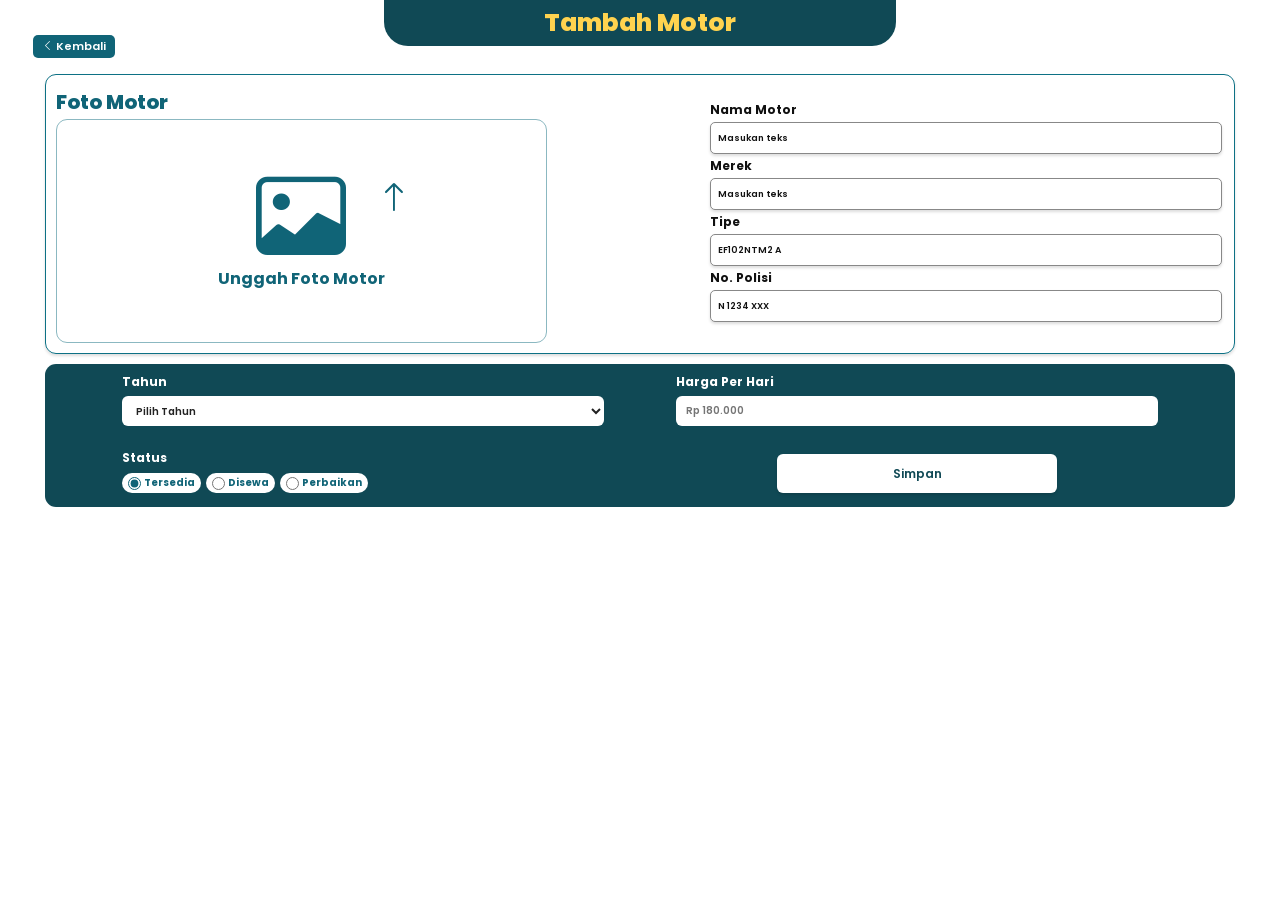
<file: add-motor.html>
<!doctype html>
<html lang="id"><head><meta charset="utf-8"><meta name="viewport" content="width=device-width,initial-scale=1"><title>Tambah Motor | RYOKOU</title><link href="https://fonts.googleapis.com/css2?family=Poppins:wght@400;500;600;700;800&display=swap" rel="stylesheet"><link href="https://cdn.jsdelivr.net/npm/bootstrap-icons@1.11.3/font/bootstrap-icons.min.css" rel="stylesheet"><link rel="stylesheet" href="add-motor.css"></head>
<body><main class="add-page"><a href="motor-list.html" class="back-btn"><i class="bi bi-chevron-left"></i> Kembali</a><header class="add-title">Tambah Motor</header>
<form id="addMotorForm"><section class="motor-form-card"><div class="photo-column"><h2>Foto Motor</h2><label class="upload-box" for="motorPhoto"><img id="photoPreview" alt="" hidden><div id="uploadPrompt"><i class="bi bi-image"></i><i class="bi bi-arrow-up upload-arrow"></i><b>Unggah Foto Motor</b></div></label><input id="motorPhoto" type="file" accept="image/*" hidden></div>
<div class="input-column"><div class="form-field"><label for="motorName">Nama Motor</label><input id="motorName" placeholder="Masukan teks" required></div><div class="form-field"><label for="brand">Merek</label><input id="brand" placeholder="Masukan teks" required></div><div class="form-field"><label for="type">Tipe</label><input id="type" placeholder="EF102NTM2 A" required></div><div class="form-field"><label for="plate">No. Polisi</label><input id="plate" placeholder="N 1234 XXX" required></div></div></section>
<section class="bottom-form"><div class="bottom-field"><label for="year">Tahun</label><select id="year" required><option value="">Pilih Tahun</option></select></div><div class="bottom-field"><label for="price">Harga Per Hari</label><input id="price" type="number" min="1" placeholder="Rp 180.000" required></div><div class="status-field"><span>Status</span><div class="status-options"><label><input type="radio" name="status" value="Tersedia" checked><span>Tersedia</span></label><label><input type="radio" name="status" value="Disewa"><span>Disewa</span></label><label><input type="radio" name="status" value="Perbaikan"><span>Perbaikan</span></label></div></div><button class="save-btn" type="submit">Simpan</button></section></form></main><script src="add-motor.js"></script></body></html>
</file>
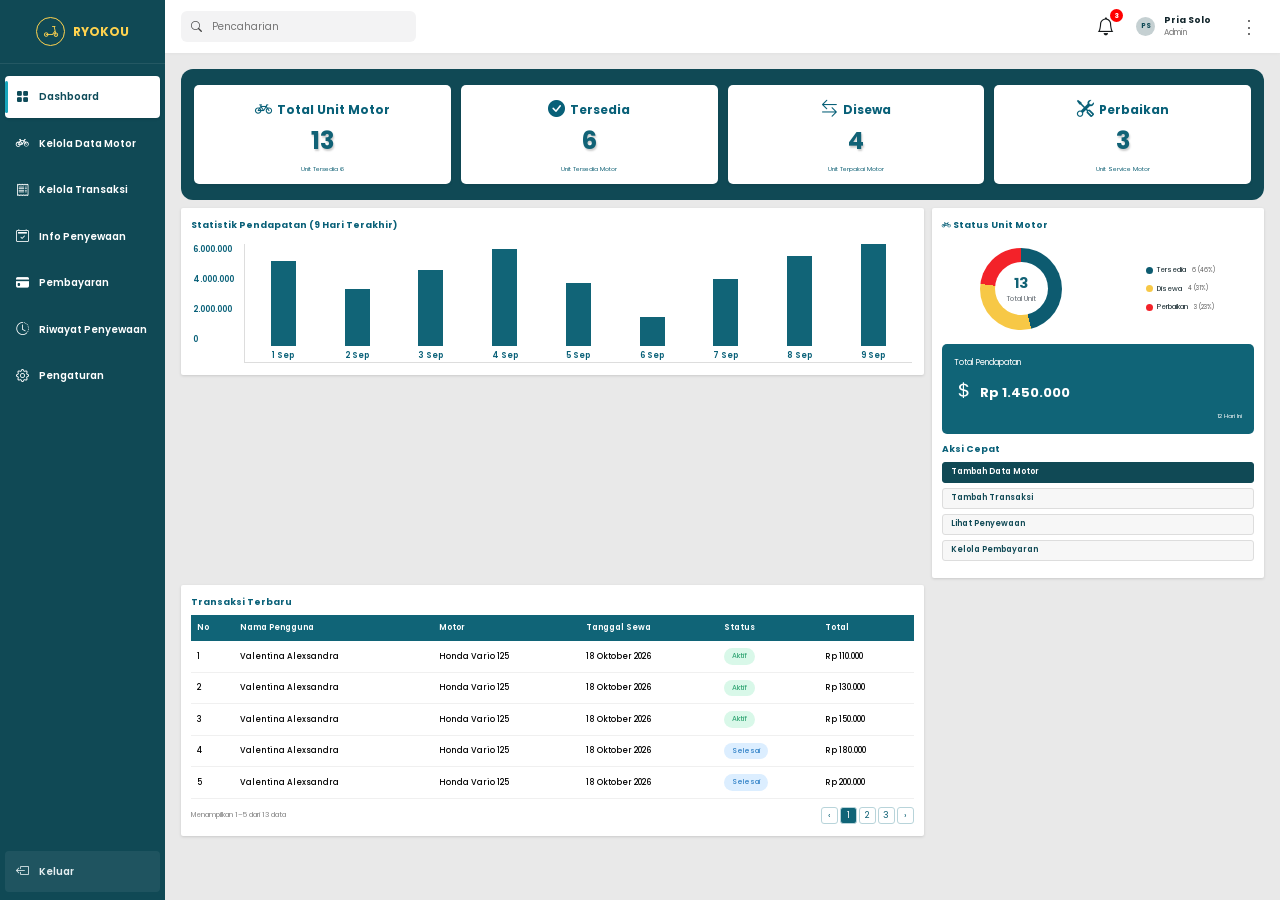
<file: dashboard.html>
<!doctype html>
<html lang="id"><head><meta charset="utf-8"><meta name="viewport" content="width=device-width,initial-scale=1"><title>Dashboard Admin | RYOKOU</title>
<link rel="preconnect" href="https://fonts.googleapis.com"><link href="https://fonts.googleapis.com/css2?family=Poppins:wght@400;500;600;700;800&display=swap" rel="stylesheet">
<link href="https://cdn.jsdelivr.net/npm/bootstrap@5.3.3/dist/css/bootstrap.min.css" rel="stylesheet"><link href="https://cdn.jsdelivr.net/npm/bootstrap-icons@1.11.3/font/bootstrap-icons.min.css" rel="stylesheet"><link rel="stylesheet" href="dashboard.css"></head>
<body><div class="admin-layout">
<aside class="sidebar" id="sidebar"><div class="side-brand"><div class="logo-badge"><i class="bi bi-scooter"></i></div><b>RYOKOU</b></div>
<nav class="side-nav"><a class="active" href="#dashboard"><i class="bi bi-grid-fill"></i>Dashboard</a><a href="motor-list.html"><i class="bi bi-bicycle"></i>Kelola Data Motor</a><a href="#transaksi"><i class="bi bi-receipt"></i>Kelola Transaksi</a><a href="#penyewaan"><i class="bi bi-calendar2-check"></i>Info Penyewaan</a><a href="#pembayaran"><i class="bi bi-credit-card-fill"></i>Pembayaran</a><a href="#riwayat"><i class="bi bi-clock-history"></i>Riwayat Penyewaan</a><a href="#pengaturan"><i class="bi bi-gear"></i>Pengaturan</a></nav><a href="login.html" class="logout"><i class="bi bi-box-arrow-left"></i>Keluar</a></aside>
<main class="main-content"><header class="topbar"><button class="mobile-menu" id="mobileMenu" aria-label="Buka menu"><i class="bi bi-list"></i></button><div class="search-top"><i class="bi bi-search"></i><input id="globalSearch" placeholder="Pencaharian"></div><div class="top-user"><button class="notification" id="notificationBtn" aria-label="Notifikasi"><i class="bi bi-bell"></i><span>3</span></button><div class="avatar">PS</div><div><b>Pria Solo</b><small>Admin</small></div><button class="more-btn" aria-label="Menu lainnya">⋮</button></div></header>
<div class="dashboard-content" id="dashboard"><section class="stats-grid">
<div class="stat-card"><div class="stat-label"><i class="bi bi-bicycle"></i>Total Unit Motor</div><strong>13</strong><small>Unit Tersedia 6</small></div>
<div class="stat-card"><div class="stat-label"><i class="bi bi-check-circle-fill"></i>Tersedia</div><strong>6</strong><small>Unit Tersedia Motor</small></div>
<div class="stat-card"><div class="stat-label"><i class="bi bi-arrow-left-right"></i>Disewa</div><strong>4</strong><small>Unit Terpakai Motor</small></div>
<div class="stat-card"><div class="stat-label"><i class="bi bi-tools"></i>Perbaikan</div><strong>3</strong><small>Unit Service Motor</small></div></section>
<div class="dashboard-grid"><section class="panel chart-panel"><h3>Statistik Pendapatan (9 Hari Terakhir)</h3><div class="chart-area"><div class="y-labels"><span>6.000.000</span><span>4.000.000</span><span>2.000.000</span><span>0</span></div><div class="bar-chart" aria-label="Grafik pendapatan 9 hari"><div class="bar-col"><i style="height:72%"></i><small>1 Sep</small></div><div class="bar-col"><i style="height:48%"></i><small>2 Sep</small></div><div class="bar-col"><i style="height:64%"></i><small>3 Sep</small></div><div class="bar-col"><i style="height:82%"></i><small>4 Sep</small></div><div class="bar-col"><i style="height:53%"></i><small>5 Sep</small></div><div class="bar-col"><i style="height:24%"></i><small>6 Sep</small></div><div class="bar-col"><i style="height:57%"></i><small>7 Sep</small></div><div class="bar-col"><i style="height:76%"></i><small>8 Sep</small></div><div class="bar-col"><i style="height:90%"></i><small>9 Sep</small></div></div></div></section>
<section class="panel status-panel"><h3><i class="bi bi-bicycle"></i> Status Unit Motor</h3><div class="donut-wrap"><div class="donut"><div><b>13</b><small>Total Unit</small></div></div><div class="legend"><span><i class="dot teal"></i>Tersedia <small>6 (46%)</small></span><span><i class="dot yellow"></i>Disewa <small>4 (31%)</small></span><span><i class="dot red"></i>Perbaikan <small>3 (23%)</small></span></div></div><div class="revenue"><span>Total Pendapatan</span><strong><i class="bi bi-currency-dollar"></i> Rp 1.450.000</strong><small>12 Hari Ini</small></div><div class="quick-actions"><h3>Aksi Cepat</h3><button onclick="location.href='add-motor.html'">Tambah Data Motor</button><button data-action="Tambah Transaksi">Tambah Transaksi</button><button data-action="Lihat Penyewaan">Lihat Penyewaan</button><button data-action="Kelola Pembayaran">Kelola Pembayaran</button></div></section>
<section class="panel transactions" id="transaksi"><h3>Transaksi Terbaru</h3><div class="table-responsive"><table class="table align-middle"><thead><tr><th>No</th><th>Nama Pengguna</th><th>Motor</th><th>Tanggal Sewa</th><th>Status</th><th>Total</th></tr></thead><tbody id="transactionRows"><tr><td>1</td><td>Valentina Alexsandra</td><td>Honda Vario 125</td><td>18 Oktober 2026</td><td><span class="status active">Aktif</span></td><td>Rp 110.000</td></tr><tr><td>2</td><td>Valentina Alexsandra</td><td>Honda Vario 125</td><td>18 Oktober 2026</td><td><span class="status active">Aktif</span></td><td>Rp 130.000</td></tr><tr><td>3</td><td>Valentina Alexsandra</td><td>Honda Vario 125</td><td>18 Oktober 2026</td><td><span class="status active">Aktif</span></td><td>Rp 150.000</td></tr><tr><td>4</td><td>Valentina Alexsandra</td><td>Honda Vario 125</td><td>18 Oktober 2026</td><td><span class="status done">Selesai</span></td><td>Rp 180.000</td></tr><tr><td>5</td><td>Valentina Alexsandra</td><td>Honda Vario 125</td><td>18 Oktober 2026</td><td><span class="status done">Selesai</span></td><td>Rp 200.000</td></tr></tbody></table></div><div class="table-footer"><span id="tableCount">Menampilkan 1–5 dari 13 data</span><div><button aria-label="Halaman sebelumnya">‹</button><button class="current">1</button><button>2</button><button>3</button><button aria-label="Halaman berikutnya">›</button></div></div></section></div>
</div></main></div>
<script src="dashboard.js"></script></body></html>
</file>
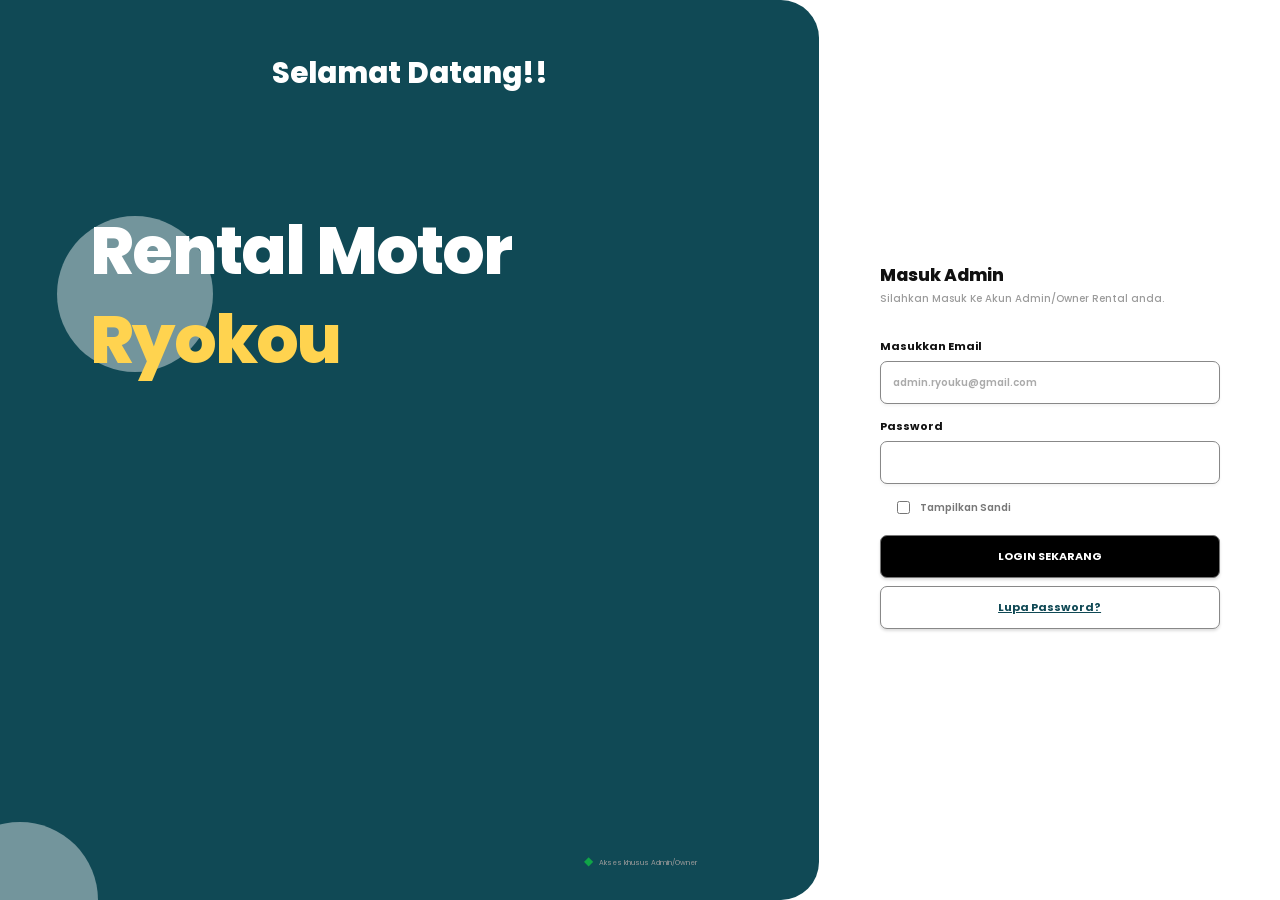
<file: login.html>
<!doctype html>
<html lang="id"><head><meta charset="utf-8"><meta name="viewport" content="width=device-width,initial-scale=1"><title>Masuk Admin | RYOKOU</title><link rel="stylesheet" href="auth.css"></head>
<body><main class="auth-page"><section class="auth-brand"><div class="circle circle-one"></div><div class="circle circle-two"></div><h1 class="welcome">Selamat Datang!!</h1><p class="brand-title">Rental Motor<span>Ryokou</span></p></section>
<section class="auth-panel"><div class="auth-form"><h2>Masuk Admin</h2><p class="auth-subtitle">Silahkan Masuk Ke Akun Admin/Owner Rental anda.</p>
<form data-demo="login"><div class="field"><label for="email">Masukkan Email</label><input id="email" type="email" placeholder="admin.ryouku@gmail.com" required></div>
<div class="field"><label for="password">Password</label><input id="password" type="password" required></div>
<label class="password-toggle"><input type="checkbox" data-toggle="#password"> Tampilkan Sandi</label>
<button class="auth-btn" type="submit">LOGIN SEKARANG</button><a href="verify-email.html" class="auth-btn secondary" style="display:flex;align-items:center;justify-content:center">Lupa Password?</a></form><div class="security-note"><span>◆</span> Akses khusus Admin/Owner</div></div></section></main><script src="auth.js"></script></body></html>
</file>
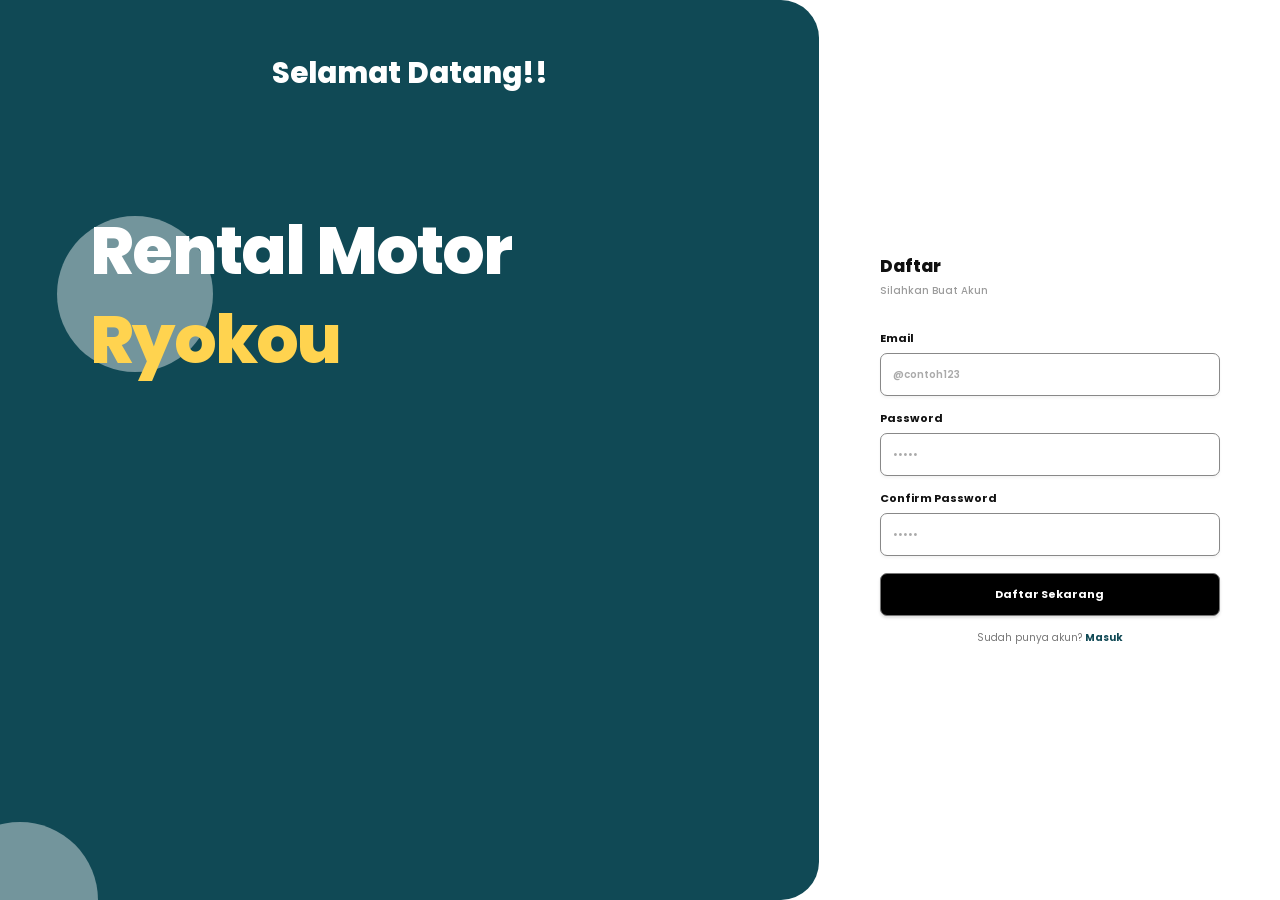
<file: register.html>
<!doctype html>
<html lang="id"><head><meta charset="utf-8"><meta name="viewport" content="width=device-width,initial-scale=1"><title>Daftar Akun | RYOKOU</title><link rel="stylesheet" href="auth.css"></head>
<body><main class="auth-page"><section class="auth-brand"><div class="circle circle-one"></div><div class="circle circle-two"></div><h1 class="welcome">Selamat Datang!!</h1><p class="brand-title">Rental Motor<span>Ryokou</span></p></section>
<section class="auth-panel"><div class="auth-form"><h2>Daftar</h2><p class="auth-subtitle">Silahkan Buat Akun</p>
<form data-demo="register"><div class="field"><label for="email">Email</label><input id="email" type="email" placeholder="@contoh123" required></div>
<div class="field"><label for="password">Password</label><input id="password" type="password" placeholder="•••••" required minlength="6"></div>
<div class="field"><label for="confirm">Confirm Password</label><input id="confirm" type="password" placeholder="•••••" required minlength="6"></div>
<button class="auth-btn" type="submit" style="margin-top:17px">Daftar Sekarang</button><div class="auth-links">Sudah punya akun? <a href="login.html">Masuk</a></div></form></div></section></main><script src="auth.js"></script></body></html>
</file>
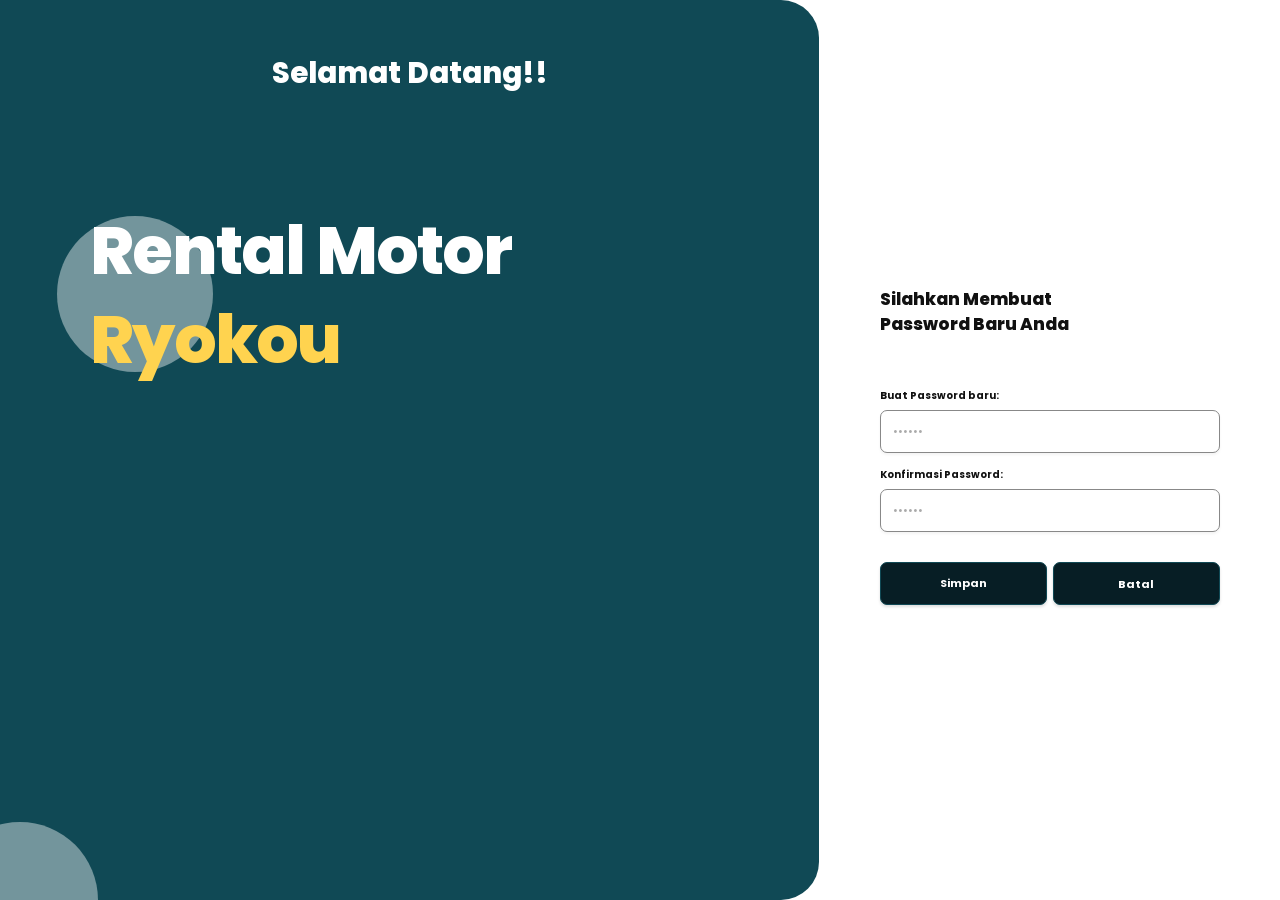
<file: reset-password.html>
<!doctype html>
<html lang="id"><head><meta charset="utf-8"><meta name="viewport" content="width=device-width,initial-scale=1"><title>Reset Password | RYOKOU</title><link rel="stylesheet" href="auth.css"></head>
<body><main class="auth-page"><section class="auth-brand"><div class="circle circle-one"></div><div class="circle circle-two"></div><h1 class="welcome">Selamat Datang!!</h1><p class="brand-title">Rental Motor<span>Ryokou</span></p></section>
<section class="auth-panel"><div class="auth-form"><h2>Silahkan Membuat<br>Password Baru Anda</h2><p class="auth-subtitle">&nbsp;</p>
<form data-demo="reset"><div class="field"><label class="form-label-small" for="newPassword">Buat Password baru:</label><input id="newPassword" type="password" placeholder="••••••" required minlength="6"></div>
<div class="field"><label class="form-label-small" for="confirmPassword">Konfirmasi Password:</label><input id="confirmPassword" type="password" placeholder="••••••" required minlength="6"></div>
<div style="display:flex;gap:6px;margin-top:22px"><button class="auth-btn teal" type="submit">Simpan</button><a class="auth-btn teal" href="login.html" style="text-align:center;text-decoration:none;padding-top:13px">Batal</a></div></form></div></section></main><script src="auth.js"></script></body></html>
</file>
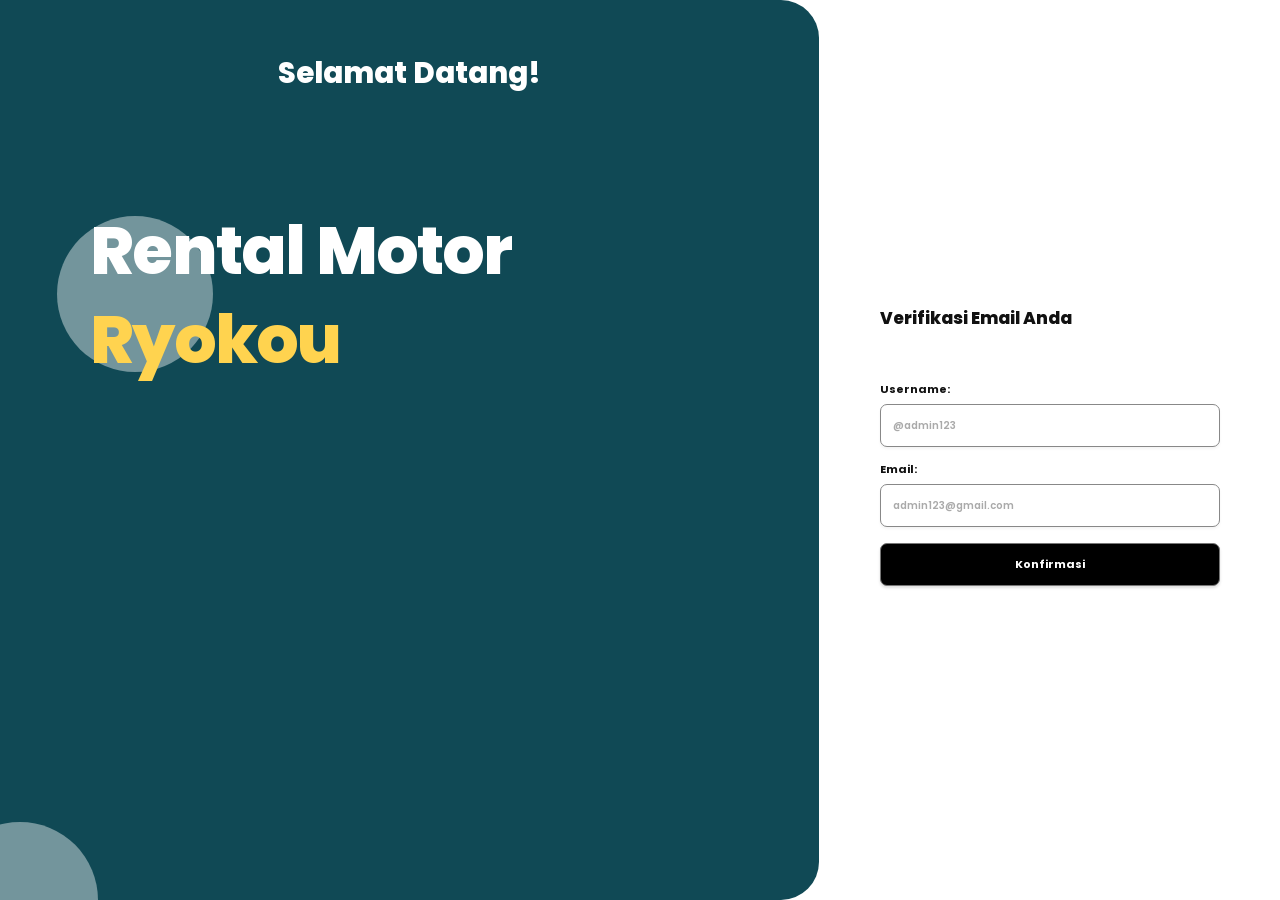
<file: verify-email.html>
<!doctype html>
<html lang="id"><head><meta charset="utf-8"><meta name="viewport" content="width=device-width,initial-scale=1"><title>Verifikasi Email | RYOKOU</title><link rel="stylesheet" href="auth.css"></head>
<body><main class="auth-page"><section class="auth-brand"><div class="circle circle-one"></div><div class="circle circle-two"></div><h1 class="welcome">Selamat Datang!</h1><p class="brand-title">Rental Motor<span>Ryokou</span></p></section>
<section class="auth-panel"><div class="auth-form"><h2>Verifikasi Email Anda</h2><p class="auth-subtitle">&nbsp;</p>
<form data-demo="verify"><div class="field"><label for="username">Username:</label><input id="username" placeholder="@admin123" required></div>
<div class="field"><label for="email">Email:</label><input id="email" type="email" placeholder="admin123@gmail.com" required></div>
<button class="auth-btn" type="submit" style="margin-top:16px">Konfirmasi</button></form></div></section></main><script src="auth.js"></script></body></html>
</file>
<file: add-motor.css>
*{box-sizing:border-box}body{margin:0;font-family:Poppins,Arial,sans-serif;background:#fff;color:#101010;font-size:12px}.add-page{position:relative;max-width:100%;min-height:100vh;padding:35px 3.5% 15px}.back-btn{position:absolute;top:35px;left:2.6%;background:#106477;color:#fff;border-radius:5px;text-decoration:none;padding:3px 9px;font-size:11px;font-weight:600}.add-title{position:absolute;top:0;left:30%;width:40%;height:46px;border-radius:0 0 24px 24px;background:#104955;color:#ffd34f;text-align:center;font-size:25px;font-weight:800;padding:4px}.motor-form-card{margin-top:39px;border:1.5px solid #0d7185;border-radius:11px;padding:12px 10px 10px;display:grid;grid-template-columns:42% 1fr;gap:14%;box-shadow:0 2px 3px #0002;min-height:275px}.photo-column h2{font-size:20px;color:#106477;font-weight:800;margin:0 0 2px}.upload-box{height:224px;border:1px solid #8bb8c1;border-radius:11px;display:flex;align-items:center;justify-content:center;cursor:pointer;color:#106477;overflow:hidden;position:relative}.upload-box #uploadPrompt{display:flex;flex-direction:column;align-items:center;position:relative}.upload-box #uploadPrompt .bi-image{font-size:90px;line-height:1}.upload-box #uploadPrompt b{font-size:16px;margin-top:3px}.upload-arrow{position:absolute;top:3px;right:-25px;font-size:32px;background:#fff}.upload-box img{width:100%;height:100%;object-fit:contain;padding:8px}.input-column{padding-top:14px;padding-right:2px}.form-field{margin-bottom:3px}.form-field label,.bottom-field label{display:block;font-size:12px;font-weight:700;margin-bottom:3px}.form-field input{height:32px;width:100%;border:1px solid #888;border-radius:5px;box-shadow:0 2px 3px #0002;padding:0 7px;font:600 9px Poppins,sans-serif;outline-color:#106477}.form-field input::placeholder{color:#111}.bottom-form{margin-top:10px;background:#104955;border-radius:11px;padding:9px 6.5% 14px;color:#fff;display:grid;grid-template-columns:1fr 1fr;column-gap:7%;row-gap:17px;min-height:143px}.bottom-field input,.bottom-field select{width:100%;height:30px;border:0;border-radius:6px;background:#fff;padding:0 10px;font:600 10px Poppins,sans-serif;color:#222}.bottom-field label{margin-bottom:5px}.status-field{align-self:end}.status-field>span{display:block;font-size:12px;font-weight:700;margin-bottom:6px}.status-options{display:flex;gap:5px;flex-wrap:wrap}.status-options label{display:flex;align-items:center;gap:3px;background:#fff;border-radius:20px;color:#106477;font-size:10px;font-weight:700;padding:2px 6px;cursor:pointer}.status-options input{accent-color:#106477;margin:0}.save-btn{align-self:end;justify-self:center;width:58%;height:39px;border:0;border-radius:6px;background:#fff;color:#104955;font:600 12px Poppins,sans-serif;box-shadow:0 2px 3px #0002;cursor:pointer}.save-btn:hover{background:#eaf5f7}@media(max-width:700px){.add-page{padding:62px 4% 18px}.add-title{left:24%;width:52%;font-size:21px}.back-btn{top:20px}.motor-form-card{margin-top:8px;grid-template-columns:1fr;gap:12px}.upload-box{height:180px}.input-column{padding:0}.bottom-form{grid-template-columns:1fr;gap:12px;padding:15px}.save-btn{justify-self:stretch;width:100%}}
</file>
<file: dashboard.css>
*{box-sizing:border-box}body{margin:0;background:#e9e9e9;color:#12252b;font-family:Poppins,Arial,sans-serif;font-size:11px}.admin-layout{display:flex;min-height:100vh}.sidebar{width:124px;background:#104955;color:#fff;display:flex;flex-direction:column;flex-shrink:0;min-height:100vh}.side-brand{height:60px;display:flex;align-items:center;justify-content:center;gap:8px;border-bottom:1px solid #ffffff15;color:#ffd34f;font-size:12px}.logo-badge{width:29px;height:29px;border:1px solid #ffd34f;border-radius:50%;display:grid;place-items:center;color:#ffd34f;font-size:14px}.side-nav{padding:12px 5px;display:flex;flex-direction:column;gap:5px}.side-nav a,.logout{display:flex;align-items:center;gap:10px;color:#fff;text-decoration:none;padding:10px 8px;border-radius:4px;font-size:9px;font-weight:600;white-space:nowrap}.side-nav a i,.logout i{font-size:13px}.side-nav a.active{background:#fff;color:#0e4b59;box-shadow:0 1px 3px #0002;position:relative}.side-nav a.active:before{content:"";position:absolute;left:0;top:5px;bottom:5px;width:3px;background:#18a6bc;border-radius:3px}.logout{margin:auto 5px 8px;background:#ffffff10;color:#e6eff1}.main-content{min-width:0;flex:1}.topbar{height:53px;background:#fff;display:flex;align-items:center;justify-content:space-between;padding:0 16px;gap:18px;box-shadow:0 1px 3px #00000008}.search-top{height:31px;width:min(235px,45%);background:#f3f3f4;border-radius:6px;display:flex;align-items:center;gap:8px;padding:0 10px;color:#444}.search-top input{width:100%;border:0;outline:0;background:transparent;font:10px Poppins,sans-serif}.top-user{display:flex;align-items:center;gap:9px}.notification{position:relative;border:0;background:transparent;font-size:18px;color:#15191b;margin-right:6px}.notification span{position:absolute;top:-3px;right:-2px;background:red;color:#fff;border-radius:50%;font:700 7px Poppins;width:13px;height:13px;display:grid;place-items:center}.avatar{width:19px;height:19px;border-radius:50%;background:#c5d0d2;color:#104955;display:grid;place-items:center;font-size:7px;font-weight:700}.top-user b,.top-user small{display:block}.top-user b{font-size:9px}.top-user small{font-size:8px;color:#777}.more-btn{border:0;background:none;font-size:18px;color:#666;margin-left:14px}.mobile-menu{display:none;border:0;background:transparent;font-size:20px}.dashboard-content{padding:12px 12px 16px}.stats-grid{background:#104955;padding:16px 13px;border-radius:12px;display:grid;grid-template-columns:repeat(4,minmax(0,1fr));gap:10px}.stat-card{background:#fff;border-radius:5px;min-height:83px;padding:12px 12px 9px;text-align:center;box-shadow:0 2px 3px #0001}.stat-label{display:flex;align-items:center;justify-content:center;gap:5px;color:#086078;font-size:11px;font-weight:700;white-space:nowrap}.stat-label i{font-size:17px}.stat-card strong{display:block;color:#116276;font-size:24px;line-height:1.25;text-shadow:1px 2px 2px #0003;margin:3px 0}.stat-card small{font-size:6px;color:#116276}.dashboard-grid{display:grid;grid-template-columns:minmax(0,1.9fr) minmax(175px,.85fr);gap:8px;margin-top:8px;align-items:start}.panel{background:#fff;border-radius:2px;padding:12px 10px;box-shadow:0 1px 3px #0002;min-width:0}.panel h3{font-size:9px;color:#096078;font-weight:700;margin:0 0 10px}.chart-panel{min-height:132px}.chart-area{height:106px;display:flex;gap:9px;padding:3px 2px 0}.y-labels{width:42px;display:flex;flex-direction:column;justify-content:space-between;color:#086078;font-size:8px;font-weight:600;padding-bottom:17px}.bar-chart{flex:1;display:flex;align-items:stretch;justify-content:space-around;gap:7px;border-left:1px solid #ddd;border-bottom:1px solid #ddd;padding:0 5px;min-width:0}.bar-col{flex:1;display:flex;align-items:center;justify-content:flex-end;flex-direction:column;min-width:0;gap:4px}.bar-col i{display:block;width:100%;max-width:25px;background:#116477;min-height:6px}.bar-col small{font-size:7px;color:#086078;font-weight:600;white-space:nowrap}.status-panel h3{margin-bottom:14px}.donut-wrap{display:flex;align-items:center;justify-content:space-around;gap:7px;padding:3px 0 14px}.donut{width:82px;height:82px;border-radius:50%;background:conic-gradient(#0d5b70 0 46%,#f7c846 46% 77%,#f32229 77% 100%);display:grid;place-items:center;flex-shrink:0;position:relative}.donut:before{content:"";position:absolute;width:53px;height:53px;background:white;border-radius:50%}.donut div{position:relative;text-align:center}.donut b,.donut small{display:block}.donut b{font-size:14px;color:#126275}.donut small{font-size:7px;color:#6d747b}.legend{display:flex;flex-direction:column;gap:8px;font-size:7px;white-space:nowrap}.legend span{display:flex;align-items:center;gap:4px}.legend small{color:#555;margin-left:2px}.dot{width:7px;height:7px;border-radius:50%;display:inline-block}.dot.teal{background:#0d5b70}.dot.yellow{background:#f7c846}.dot.red{background:#f32229}.revenue{background:#106477;border-radius:5px;color:#fff;padding:13px 12px;margin:0 0 10px}.revenue span,.revenue small{display:block;font-size:8px}.revenue strong{display:block;font-size:13px;margin:8px 0}.revenue strong i{font-size:18px;margin-right:5px}.revenue small{text-align:right;font-size:6px}.quick-actions h3{margin-bottom:7px}.quick-actions button{display:block;width:100%;height:21px;margin-bottom:5px;border:1px solid #ddd;border-radius:3px;background:#f7f7f7;color:#104955;font:600 8px Poppins,sans-serif;text-align:left;padding:0 8px;overflow:hidden}.quick-actions button:first-of-type{background:#104955;color:#fff;border-color:#104955}.transactions{grid-column:1;grid-row:2;margin-top:-1px}.transactions h3{margin-bottom:8px}.table{font-size:8px;margin-bottom:8px;white-space:nowrap}.table thead th{background:#106477;color:#fff;font-size:8px;font-weight:600;border:0;padding:7px 6px}.table tbody td{padding:7px 6px;border-color:#f0f0f0;font-weight:500}.status{display:inline-block;border-radius:20px;padding:3px 8px;font-size:7px}.status.active{background:#d9f8e9;color:#37a878}.status.done{background:#dceeff;color:#3886c9}.table-footer{display:flex;align-items:center;justify-content:space-between;color:#888;font-size:7px;gap:8px}.table-footer button{width:17px;height:17px;padding:0;margin-left:2px;border:1px solid #b8d4da;border-radius:3px;background:#fff;color:#0e6175;font-size:9px}.table-footer button.current{background:#106477;color:#fff}.filtered-out{display:none!important}
@media(min-width:1200px){.sidebar{width:165px}.side-brand{height:64px}.side-nav a,.logout{font-size:10px;padding:11px}.dashboard-content{padding:16px}.stat-card{min-height:90px}.stat-label{font-size:12px}.chart-panel{min-height:150px}.chart-area{height:122px}.bar-col small{font-size:8px}}
@media(max-width:760px){.sidebar{position:fixed;z-index:20;left:-180px;top:0;bottom:0;width:165px;transition:left .2s}.sidebar.open{left:0;box-shadow:5px 0 20px #0002}.mobile-menu{display:block}.topbar{padding:0 10px;gap:8px}.search-top{width:auto;flex:1}.top-user{gap:5px}.more-btn{margin-left:0}.dashboard-content{padding:9px}.stats-grid{grid-template-columns:repeat(2,minmax(0,1fr));padding:10px;gap:8px}.dashboard-grid{grid-template-columns:1fr}.transactions{grid-column:1;grid-row:auto}.status-panel{grid-row:auto}.chart-area{height:135px}.bar-col i{max-width:34px}.table{font-size:8px}.table-responsive{overflow-x:auto}}
</file>
<file: auth.css>
@import url('https://fonts.googleapis.com/css2?family=Poppins:wght@400;500;600;700;800&display=swap');
:root{--teal:#104955;--teal2:#0d3f49;--yellow:#ffd34f;--gray:#9ab3b8;--text:#111;--muted:#999}
*{box-sizing:border-box}html,body{margin:0;min-height:100%;font-family:Poppins,Arial,sans-serif;color:var(--text)}body{background:#fff}
.auth-page{min-height:100vh;display:grid;grid-template-columns:64% 36%;padding:0;overflow:hidden}
.auth-brand{position:relative;min-height:100vh;background:var(--teal);border-radius:0 38px 38px 0;overflow:hidden;color:#fff;padding:52px 11%;display:flex;flex-direction:column}
.welcome{font-weight:800;font-size:clamp(22px,2.5vw,29px);text-align:center;margin:0 0 120px;position:relative;z-index:1}
.brand-title{position:relative;z-index:1;font-size:clamp(42px,6.5vw,66px);line-height:1.1;font-weight:800;letter-spacing:-1.8px;margin:0}
.brand-title span{display:block;color:var(--yellow);margin-top:16px}
.circle{position:absolute;border-radius:50%;background:var(--gray);opacity:.72}
.circle-one{width:156px;height:156px;top:24%;left:7%}
.circle-two{width:156px;height:156px;bottom:-78px;left:-58px}
.auth-panel{display:flex;align-items:center;justify-content:center;padding:42px 12%}
.auth-form{width:100%;max-width:340px}
.auth-form h2{font-size:17px;line-height:1.45;font-weight:800;margin:0 0 4px}
.auth-subtitle{font-size:10px;line-height:1.5;color:#9b9b9b;font-weight:500;margin:0 0 32px}
.field{margin-bottom:14px}.field label{display:block;font-size:11px;font-weight:700;margin-bottom:6px}
.field input{width:100%;height:43px;border:1px solid #888;border-radius:7px;padding:0 12px;font:500 11px Poppins,sans-serif;outline:none;box-shadow:0 2px 3px #0000000c}
.field input:focus{border-color:var(--teal);box-shadow:0 0 0 3px #10495517}
.field input::placeholder{color:#aaa;font-size:10px;font-weight:600}
.password-toggle{display:flex;align-items:center;gap:7px;margin:4px 0 18px 13px;color:#777;font-size:10px;font-weight:600}
.password-toggle input{accent-color:var(--teal)}
.auth-btn{display:block;width:100%;border:1px solid #777;background:#000;color:#fff;border-radius:7px;height:43px;font:700 11px Poppins,sans-serif;cursor:pointer;box-shadow:0 2px 3px #0002;margin:8px 0}
.auth-btn:hover{background:#202020}.auth-btn.secondary{background:#fff;color:var(--teal);border-color:#888}
.auth-btn.teal{background:#071e25;border-color:var(--teal);width:calc(50% - 3px);display:inline-block}
.auth-links{text-align:center;font-size:10px;color:#777;margin-top:14px}.auth-links a{color:var(--teal);font-weight:700;text-decoration:none}
.security-note{position:absolute;bottom:30px;left:0;right:0;text-align:center;font-size:7px;color:#999}.security-note span{color:#10a547;font-size:12px;margin-right:4px}
.form-label-small{font-size:10px!important}
@media(max-width:760px){.auth-page{grid-template-columns:1fr}.auth-brand{min-height:270px;border-radius:0 0 35px 35px;padding:28px 8%;}.welcome{margin-bottom:36px;font-size:22px}.brand-title{font-size:42px}.circle-one{width:100px;height:100px;top:36%;left:5%}.circle-two{width:95px;height:95px;bottom:-52px}.auth-panel{padding:35px 8%;min-height:430px}.security-note{position:static;margin-top:32px}.auth-form{max-width:420px}}
</file>
